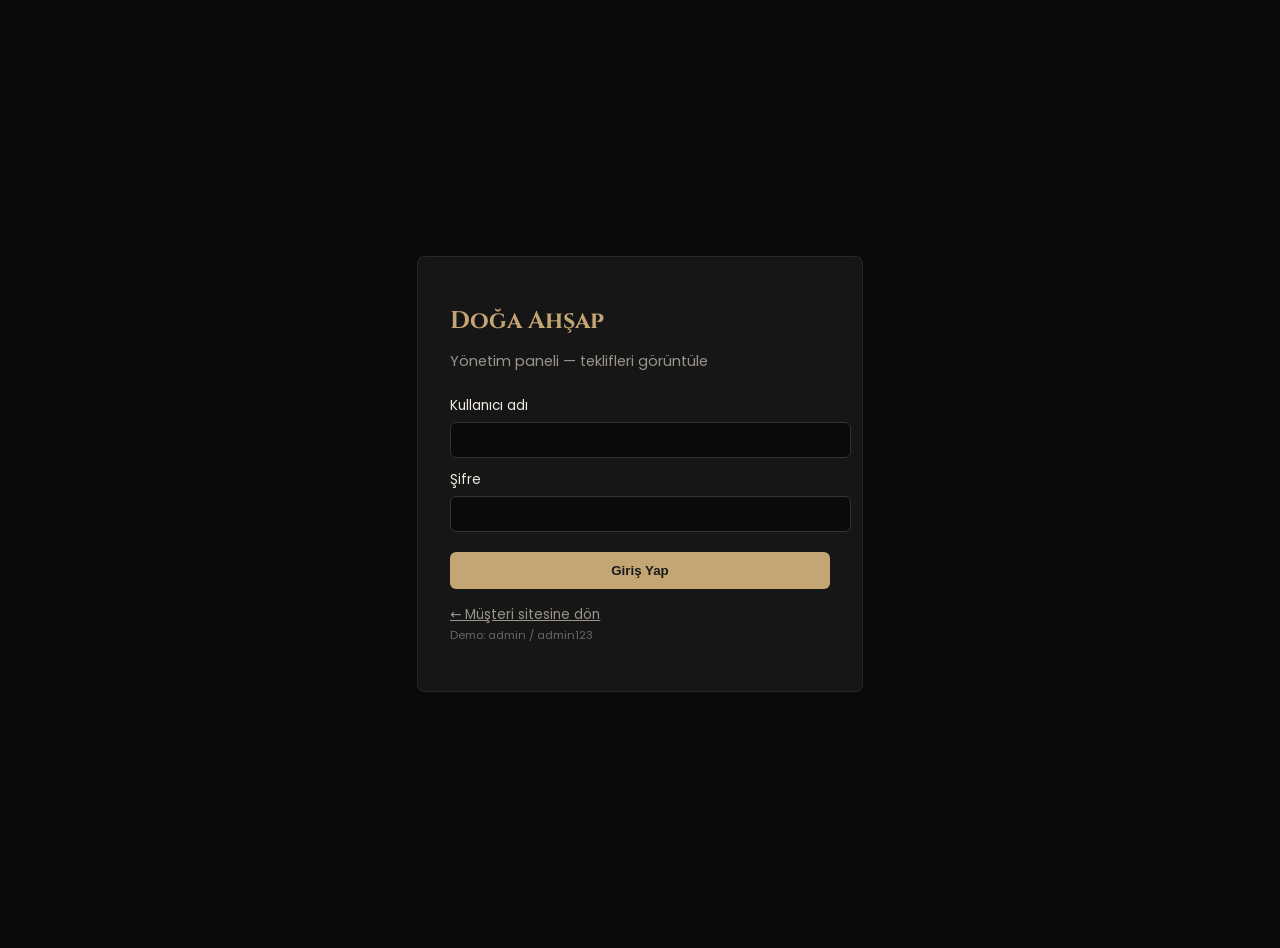
<file: Dogaahsap/admin-giris.html>
<!DOCTYPE html>
<html lang="tr">
<head>
  <meta charset="UTF-8" />
  <meta name="viewport" content="width=device-width, initial-scale=1.0" />
  <title>Admin Giriş | Doğa Ahşap</title>
  <link href="https://fonts.googleapis.com/css2?family=Cinzel:wght@500;600&family=Poppins:wght@400;500&display=swap" rel="stylesheet" />
  <link rel="stylesheet" href="css/admin.css" />
</head>
<body class="admin-giris-sayfa">
  <div class="admin-kutu">
    <h1>Doğa Ahşap</h1>
    <p class="admin-alt-baslik">Yönetim paneli — teklifleri görüntüle</p>

    <p id="girisHata" class="admin-hata" hidden>Kullanıcı adı veya şifre hatalı.</p>

    <form id="adminGirisForm" class="admin-form">
      <label for="kullanici">Kullanıcı adı</label>
      <input type="text" id="kullanici" name="kullanici" required autocomplete="username" />

      <label for="sifre">Şifre</label>
      <input type="password" id="sifre" name="sifre" required autocomplete="current-password" />

      <button type="submit" class="btn-admin">Giriş Yap</button>
    </form>

    <p class="admin-ipucu">
      <a href="index.html">← Müşteri sitesine dön</a><br />
      <small style="color:#666">Demo: admin / admin123</small>
    </p>
  </div>

  <script src="js/admin-auth.js"></script>
  <script src="js/admin-giris-sayfa.js"></script>
</body>
</html>
</file>
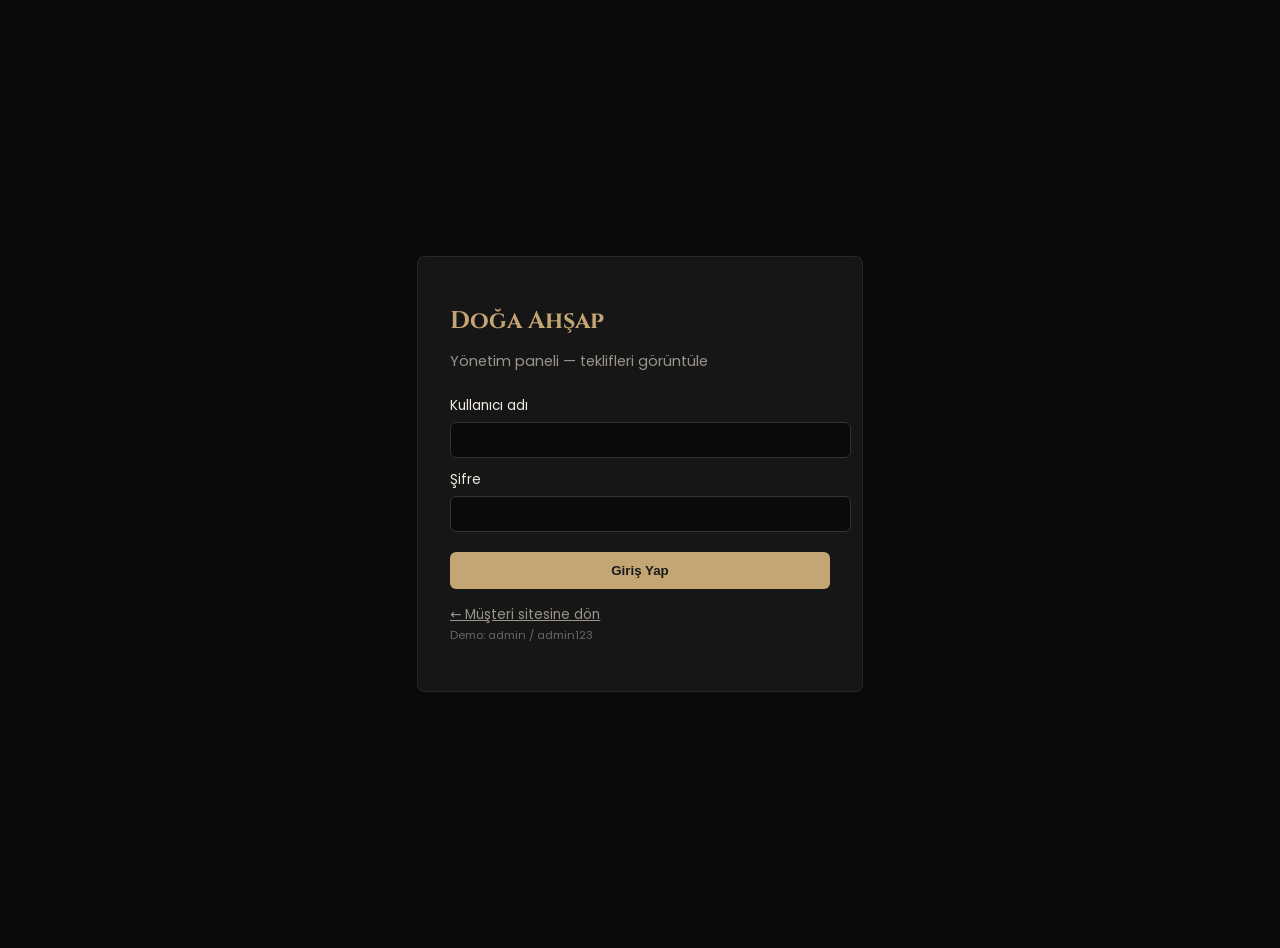
<file: Dogaahsap/admin-panel.html>
<!DOCTYPE html>
<html lang="tr">
<head>
  <meta charset="UTF-8" />
  <meta name="viewport" content="width=device-width, initial-scale=1.0" />
  <title>Teklif Listesi | Admin</title>
  <link href="https://fonts.googleapis.com/css2?family=Cinzel:wght@500;600&family=Poppins:wght@400;500&display=swap" rel="stylesheet" />
  <link rel="stylesheet" href="css/admin.css" />
</head>
<body class="admin-panel-sayfa">
  <header class="admin-header">
    <div>
      <h1>Teklif Yönetimi</h1>
      <p>Toplam <strong id="teklifSayisi">0</strong> teklif talebi</p>
    </div>
    <div class="admin-header-linkler">
      <a href="index.html" target="_blank">Siteyi aç</a>
      <a href="teklif.html" target="_blank">Teklif formu</a>
      <button type="button" id="teklifYenile" class="btn-admin-ikincil">Listeyi yenile</button>
      <button type="button" id="adminCikis" class="btn-admin-ikincil">Çıkış</button>
    </div>
  </header>

  <main class="admin-icerik">
    <section class="admin-kart">
      <h2>Gelen Teklif Talepleri</h2>
      <p style="color:var(--admin-soluk);font-size:0.85rem;margin-bottom:1rem">
        Müşteriler <strong>teklif.html</strong> formundan talep gönderir. <strong>Onayla</strong> dediğinizde o saat dolu sayılır ve teklif formunda seçilemez.
      </p>

      <p id="teklifBos" class="admin-bos" hidden>Henüz teklif yok. Teklif formundan yeni kayıt ekleyin.</p>

      <div class="admin-tablo-wrap">
        <table class="admin-tablo">
          <thead>
            <tr>
              <th>Ad Soyad</th>
              <th>E-posta</th>
              <th>Telefon</th>
              <th>Randevu</th>
              <th>Saat</th>
              <th>Durum</th>
              <th>Mesaj</th>
              <th>Gönderim</th>
              <th>İşlem</th>
            </tr>
          </thead>
          <tbody id="teklifTabloGovde"></tbody>
        </table>
      </div>
    </section>

    <section class="admin-kart" style="margin-top:1.5rem">
      <h2>Dolu Saat Kayıtları (Log)</h2>
      <p style="color:var(--admin-soluk);font-size:0.85rem;margin-bottom:1rem">
        Admin onayından sonra dolu olan randevular burada loglanır.
      </p>
      <p id="doluLogBos" class="admin-bos" hidden>Henüz onaylı / dolu randevu yok.</p>
      <div class="admin-tablo-wrap">
        <table class="admin-tablo">
          <thead>
            <tr>
              <th>Tarih</th>
              <th>Saat</th>
              <th>Müşteri</th>
              <th>Durum</th>
              <th>Onay zamanı</th>
              <th>Kayıt</th>
            </tr>
          </thead>
          <tbody id="doluLogGovde"></tbody>
        </table>
      </div>
    </section>
  </main>

  <script src="js/utils.js"></script>
  <script src="js/demo-veri.js"></script>
  <script>document.addEventListener("DOMContentLoaded", demoVeriYukle);</script>
  <script src="js/teklif-slot.js"></script>
  <script src="js/admin-auth.js"></script>
  <script src="js/admin-teklif.js"></script>
</body>
</html>
</file>
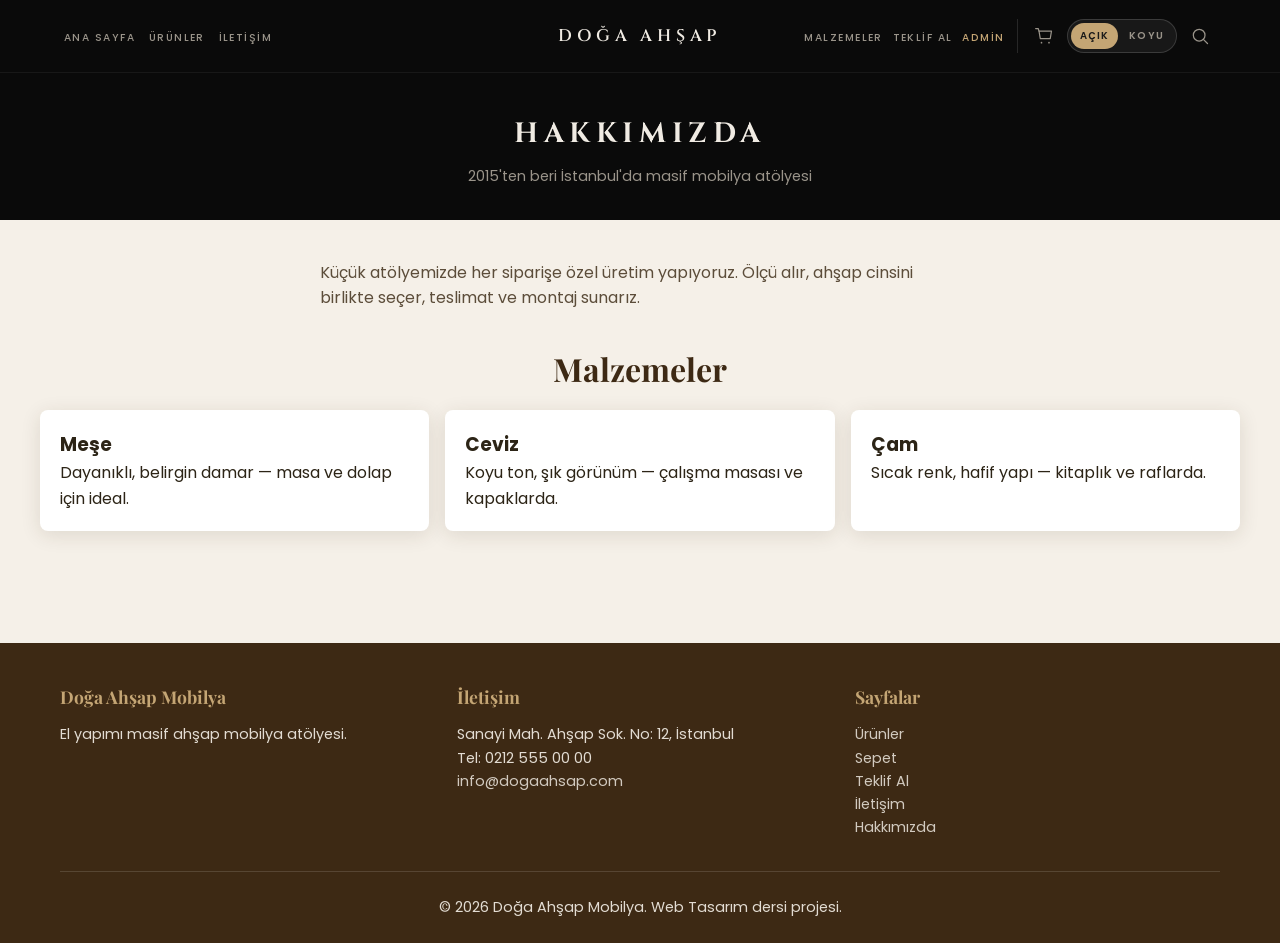
<file: Dogaahsap/hakkimizda.html>
<!DOCTYPE html>
<html lang="tr">
<head>
  <meta charset="UTF-8" />
  <meta name="viewport" content="width=device-width, initial-scale=1.0" />
  <title>Hakkımızda | Doğa Ahşap</title>
  <link href="https://fonts.googleapis.com/css2?family=Cinzel:wght@500;600&family=Playfair+Display:wght@600&family=Poppins:wght@300;400;500&display=swap" rel="stylesheet" />
  <link rel="stylesheet" href="css/style.css" />
  <script src="js/tema-on-yukle.js"></script>
</head>
<body>
    <header class="site-header site-header-koyu">
    <div class="header-ic">
      <nav class="nav-sol" aria-label="Sol menü">
        <ul class="nav-liste">
          <li><a href="index.html">Ana Sayfa</a></li>
          <li><a href="urunler.html">Ürünler</a></li>
          <li><a href="iletisim.html">İletişim</a></li>
        </ul>
      </nav>

      <a href="index.html" class="header-logo">Doğa Ahşap</a>

      <div class="header-sag">
        <nav class="nav-sag" aria-label="Sağ menü">
          <ul class="nav-liste">
            <li><a href="hakkimizda.html#malzemeler">Malzemeler</a></li>
            <li><a href="teklif.html">Teklif Al</a></li>
            <li><a href="admin-giris.html" class="nav-admin">Admin</a></li>
          </ul>
        </nav>
        <div class="header-ikonlar">
          <a href="sepet.html" class="nav-ikon nav-sepet" aria-label="Teklif sepeti">
            <svg width="20" height="20" viewBox="0 0 24 24" fill="none" aria-hidden="true">
              <path d="M6 6h15l-1.5 9h-12L6 6z" stroke="currentColor" stroke-width="1.5" stroke-linejoin="round"/>
              <path d="M6 6 5 3H2" stroke="currentColor" stroke-width="1.5" stroke-linecap="round"/>
              <circle cx="9" cy="20" r="1" fill="currentColor"/>
              <circle cx="18" cy="20" r="1" fill="currentColor"/>
            </svg>
          </a>
          <div class="tema-gecis" role="group" aria-label="Tema seçimi">
            <button type="button" class="tema-btn aktif" data-tema-sec="acik" aria-pressed="true">Açık</button>
            <button type="button" class="tema-btn" data-tema-sec="koyu" aria-pressed="false">Koyu</button>
          </div>
          <a href="urunler.html" class="nav-ikon nav-ara" aria-label="Ürünlerde ara">
            <svg width="20" height="20" viewBox="0 0 24 24" fill="none" aria-hidden="true">
              <circle cx="11" cy="11" r="7" stroke="currentColor" stroke-width="1.5"/>
              <path d="M16 16l5 5" stroke="currentColor" stroke-width="1.5" stroke-linecap="round"/>
            </svg>
          </a>
        </div>
      </div>

      <button type="button" class="menu-toggle" id="menuToggle" aria-label="Menüyü aç veya kapat">
        <span></span><span></span><span></span>
      </button>
    </div>

    <nav class="mobil-menu" id="anaMenu" aria-label="Mobil menü">
      <ul class="nav-liste">
        <li><a href="index.html">Ana Sayfa</a></li>
        <li><a href="urunler.html">Ürünler</a></li>
        <li><a href="iletisim.html">İletişim</a></li>
        <li><a href="hakkimizda.html#malzemeler">Malzemeler</a></li>
        <li><a href="sepet.html">Teklif Sepeti</a></li>
        <li><a href="teklif.html">Teklif Al</a></li>
        <li><a href="hakkimizda.html" class="aktif">Hakkımızda</a></li>
        <li><a href="admin-giris.html" class="nav-admin">Admin</a></li>
      </ul>
      <div class="tema-gecis" role="group" aria-label="Tema seçimi">
        <button type="button" class="tema-btn aktif" data-tema-sec="acik" aria-pressed="true">Açık</button>
        <button type="button" class="tema-btn" data-tema-sec="koyu" aria-pressed="false">Koyu</button>
      </div>
    </nav>
  </header>

  <main>
    <section class="sayfa-banner">
      <h1>Hakkımızda</h1>
      <p>2015'ten beri İstanbul'da masif mobilya atölyesi</p>
    </section>
    <section class="sayfa-govde kapsayici">
      <p style="max-width:640px;margin:0 auto 2rem;color:var(--renk-metin-acik)">
        Küçük atölyemizde her siparişe özel üretim yapıyoruz. Ölçü alır, ahşap cinsini birlikte seçer, teslimat ve montaj sunarız.
      </p>
      <h2 id="malzemeler" class="bolum-baslik" style="text-align:center">Malzemeler</h2>
      <div class="malzeme-grid">
        <article class="malzeme-kart"><h3>Meşe</h3><p>Dayanıklı, belirgin damar — masa ve dolap için ideal.</p></article>
        <article class="malzeme-kart"><h3>Ceviz</h3><p>Koyu ton, şık görünüm — çalışma masası ve kapaklarda.</p></article>
        <article class="malzeme-kart"><h3>Çam</h3><p>Sıcak renk, hafif yapı — kitaplık ve raflarda.</p></article>
      </div>
    </section>
  </main>

  <footer class="site-footer">
    <div class="kapsayici">
      <div class="footer-grid">
        <div>
          <h3>Doğa Ahşap Mobilya</h3>
          <p>El yapımı masif ahşap mobilya atölyesi.</p>
        </div>
        <div>
          <h3>İletişim</h3>
          <p>Sanayi Mah. Ahşap Sok. No: 12, İstanbul</p>
          <p>Tel: 0212 555 00 00</p>
          <p><a href="mailto:info@dogaahsap.com">info@dogaahsap.com</a></p>
        </div>
        <div>
          <h3>Sayfalar</h3>
          <p><a href="urunler.html">Ürünler</a></p>
          <p><a href="sepet.html">Sepet</a></p>
          <p><a href="teklif.html">Teklif Al</a></p>
          <p><a href="iletisim.html">İletişim</a></p>
          <p><a href="hakkimizda.html">Hakkımızda</a></p>
        </div>
      </div>
      <p class="footer-alt">&copy; 2026 Doğa Ahşap Mobilya. Web Tasarım dersi projesi.</p>
    </div>
  </footer>

  <script src="js/tema.js"></script>
  <script src="js/main.js"></script>
</body>
</html>
</file>
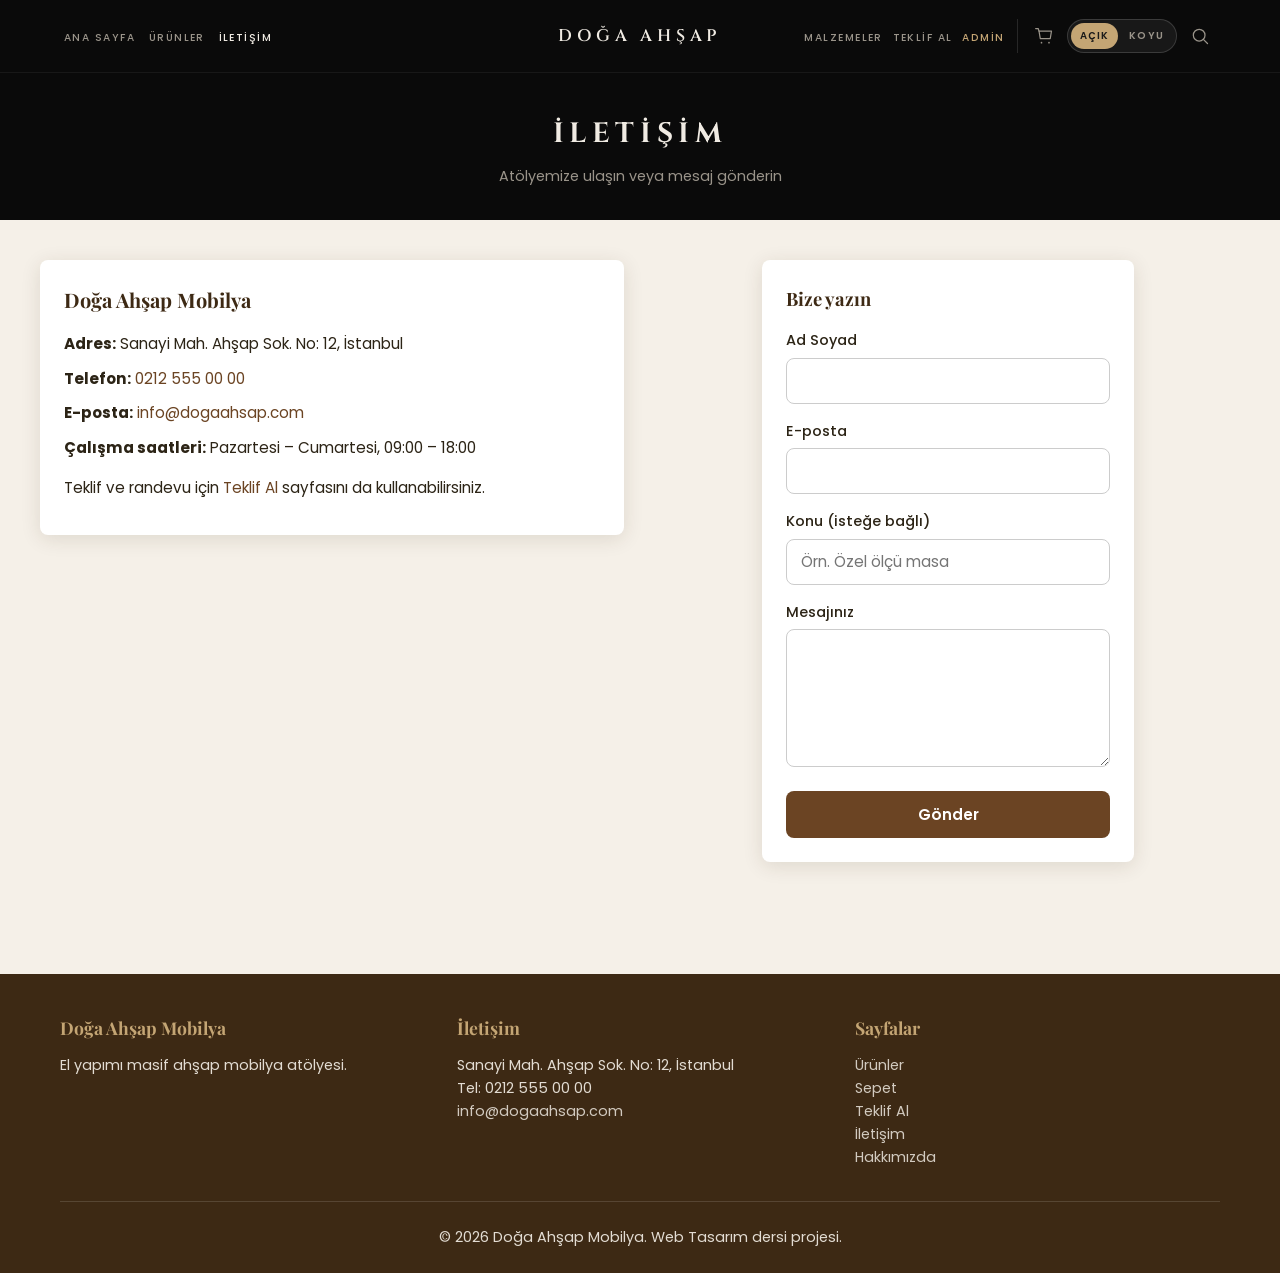
<file: Dogaahsap/iletisim.html>
﻿<!DOCTYPE html>
<html lang="tr">
<head>
  <meta charset="UTF-8" />
  <meta name="viewport" content="width=device-width, initial-scale=1.0" />
  <title>İletişim | Doğa Ahşap</title>
  <link href="https://fonts.googleapis.com/css2?family=Cinzel:wght@500;600&family=Playfair+Display:wght@600&family=Poppins:wght@300;400;500;600&display=swap" rel="stylesheet" />
  <link rel="stylesheet" href="css/style.css" />
  <script src="js/tema-on-yukle.js"></script>
</head>
<body>
    <header class="site-header site-header-koyu">
    <div class="header-ic">
      <nav class="nav-sol" aria-label="Sol menü">
        <ul class="nav-liste">
          <li><a href="index.html">Ana Sayfa</a></li>
          <li><a href="urunler.html">Ürünler</a></li>
          <li><a href="iletisim.html" class="aktif">İletişim</a></li>
        </ul>
      </nav>

      <a href="index.html" class="header-logo">Doğa Ahşap</a>

      <div class="header-sag">
        <nav class="nav-sag" aria-label="Sağ menü">
          <ul class="nav-liste">
            <li><a href="hakkimizda.html#malzemeler">Malzemeler</a></li>
            <li><a href="teklif.html">Teklif Al</a></li>
            <li><a href="admin-giris.html" class="nav-admin">Admin</a></li>
          </ul>
        </nav>
        <div class="header-ikonlar">
          <a href="sepet.html" class="nav-ikon nav-sepet" aria-label="Teklif sepeti">
            <svg width="20" height="20" viewBox="0 0 24 24" fill="none" aria-hidden="true">
              <path d="M6 6h15l-1.5 9h-12L6 6z" stroke="currentColor" stroke-width="1.5" stroke-linejoin="round"/>
              <path d="M6 6 5 3H2" stroke="currentColor" stroke-width="1.5" stroke-linecap="round"/>
              <circle cx="9" cy="20" r="1" fill="currentColor"/>
              <circle cx="18" cy="20" r="1" fill="currentColor"/>
            </svg>
          </a>
          <div class="tema-gecis" role="group" aria-label="Tema seçimi">
            <button type="button" class="tema-btn aktif" data-tema-sec="acik" aria-pressed="true">Açık</button>
            <button type="button" class="tema-btn" data-tema-sec="koyu" aria-pressed="false">Koyu</button>
          </div>
          <a href="urunler.html" class="nav-ikon nav-ara" aria-label="Ürünlerde ara">
            <svg width="20" height="20" viewBox="0 0 24 24" fill="none" aria-hidden="true">
              <circle cx="11" cy="11" r="7" stroke="currentColor" stroke-width="1.5"/>
              <path d="M16 16l5 5" stroke="currentColor" stroke-width="1.5" stroke-linecap="round"/>
            </svg>
          </a>
        </div>
      </div>

      <button type="button" class="menu-toggle" id="menuToggle" aria-label="Menüyü aç veya kapat">
        <span></span><span></span><span></span>
      </button>
    </div>

    <nav class="mobil-menu" id="anaMenu" aria-label="Mobil menü">
      <ul class="nav-liste">
        <li><a href="index.html">Ana Sayfa</a></li>
        <li><a href="urunler.html">Ürünler</a></li>
        <li><a href="iletisim.html" class="aktif">İletişim</a></li>
        <li><a href="hakkimizda.html#malzemeler">Malzemeler</a></li>
        <li><a href="sepet.html">Teklif Sepeti</a></li>
        <li><a href="teklif.html">Teklif Al</a></li>
        <li><a href="hakkimizda.html">Hakkımızda</a></li>
        <li><a href="admin-giris.html" class="nav-admin">Admin</a></li>
      </ul>
      <div class="tema-gecis" role="group" aria-label="Tema seçimi">
        <button type="button" class="tema-btn aktif" data-tema-sec="acik" aria-pressed="true">Açık</button>
        <button type="button" class="tema-btn" data-tema-sec="koyu" aria-pressed="false">Koyu</button>
      </div>
    </nav>
  </header>

  <main>
    <section class="sayfa-banner">
      <h1>İletişim</h1>
      <p>Atölyemize ulaşın veya mesaj gönderin</p>
    </section>
    <section class="sayfa-govde kapsayici iletisim-grid">
      <div class="iletisim-bilgi-kutu">
        <h2>Doğa Ahşap Mobilya</h2>
        <p><strong>Adres:</strong> Sanayi Mah. Ahşap Sok. No: 12, İstanbul</p>
        <p><strong>Telefon:</strong> <a href="tel:+902125550000">0212 555 00 00</a></p>
        <p><strong>E-posta:</strong> <a href="mailto:info@dogaahsap.com">info@dogaahsap.com</a></p>
        <p><strong>Çalışma saatleri:</strong> Pazartesi – Cumartesi, 09:00 – 18:00</p>
        <p class="iletisim-not">Teklif ve randevu için <a href="teklif.html">Teklif Al</a> sayfasını da kullanabilirsiniz.</p>
      </div>

      <form id="iletisimForm" class="form-kutu iletisim-form" novalidate>
        <h2 class="iletisim-form-baslik">Bize yazın</h2>
        <p id="iletisimBasari" class="form-basari" hidden>Mesajınız alındı. En kısa sürede dönüş yapacağız.</p>
        <div class="form-alan">
          <label for="adSoyad">Ad Soyad</label>
          <input type="text" id="adSoyad" name="adSoyad" />
          <span id="adSoyadHata" class="hata-msj"></span>
        </div>
        <div class="form-alan">
          <label for="eposta">E-posta</label>
          <input type="email" id="eposta" name="eposta" />
          <span id="epostaHata" class="hata-msj"></span>
        </div>
        <div class="form-alan">
          <label for="konu">Konu (isteğe bağlı)</label>
          <input type="text" id="konu" name="konu" placeholder="Örn. Özel ölçü masa" />
        </div>
        <div class="form-alan">
          <label for="mesaj">Mesajınız</label>
          <textarea id="mesaj" name="mesaj" rows="5"></textarea>
          <span id="mesajHata" class="hata-msj"></span>
        </div>
        <button type="submit" class="btn btn-birincil" style="width:100%">Gönder</button>
      </form>
    </section>
  </main>

  <footer class="site-footer">
    <div class="kapsayici">
      <div class="footer-grid">
        <div>
          <h3>Doğa Ahşap Mobilya</h3>
          <p>El yapımı masif ahşap mobilya atölyesi.</p>
        </div>
        <div>
          <h3>İletişim</h3>
          <p>Sanayi Mah. Ahşap Sok. No: 12, İstanbul</p>
          <p>Tel: 0212 555 00 00</p>
          <p><a href="mailto:info@dogaahsap.com">info@dogaahsap.com</a></p>
        </div>
        <div>
          <h3>Sayfalar</h3>
          <p><a href="urunler.html">Ürünler</a></p>
          <p><a href="sepet.html">Sepet</a></p>
          <p><a href="teklif.html">Teklif Al</a></p>
          <p><a href="iletisim.html">İletişim</a></p>
          <p><a href="hakkimizda.html">Hakkımızda</a></p>
        </div>
      </div>
      <p class="footer-alt">&copy; 2026 Doğa Ahşap Mobilya. Web Tasarım dersi projesi.</p>
    </div>
  </footer>

  <script src="js/utils.js"></script>
  <script src="js/form-dogrulama.js"></script>
  <script src="js/tema.js"></script>
  <script src="js/main.js"></script>
  <script src="js/iletisim-sayfa.js"></script>
</body>
</html>
</file>
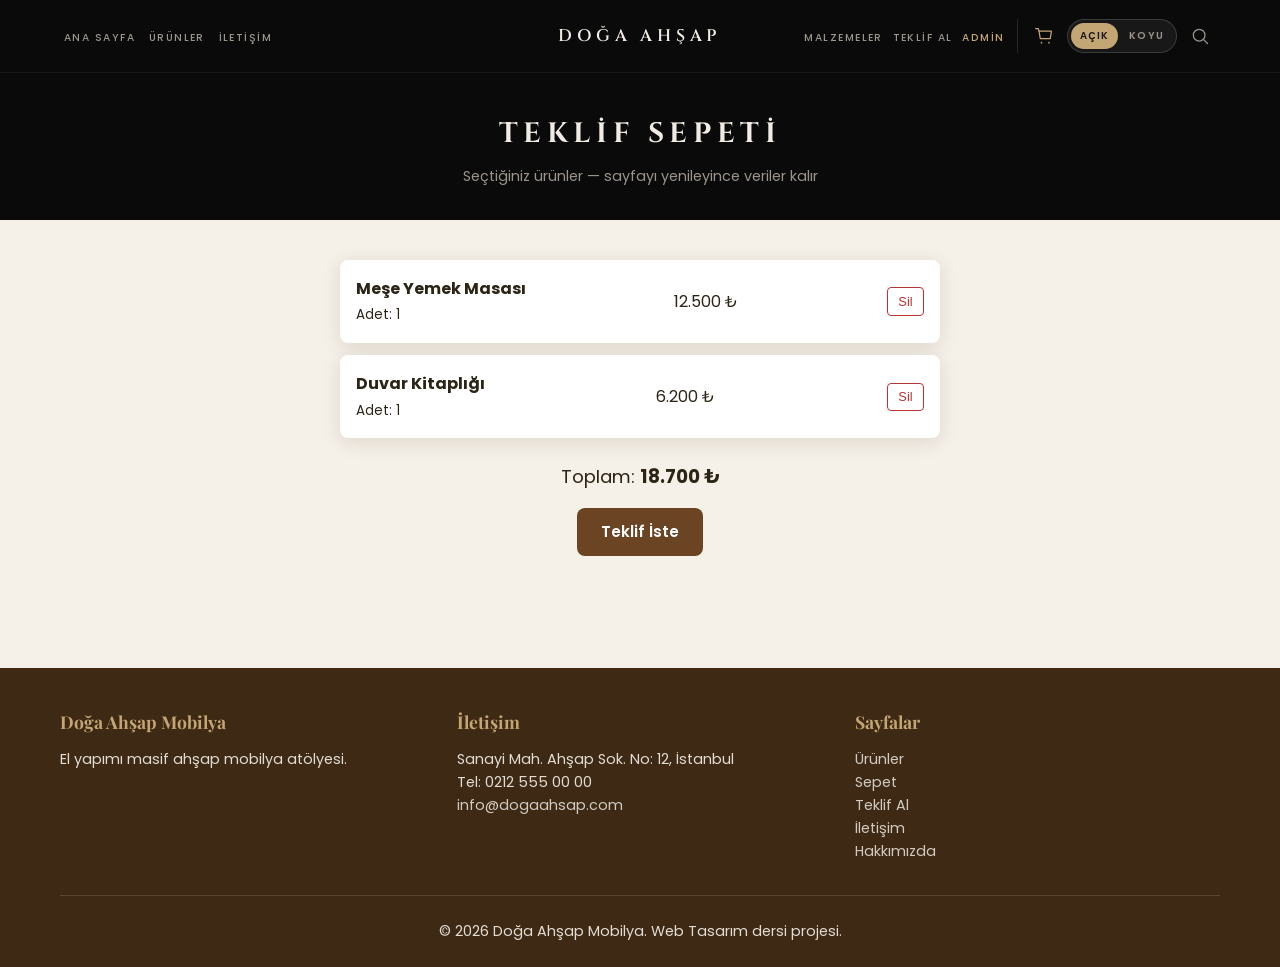
<file: Dogaahsap/sepet.html>
<!DOCTYPE html>
<html lang="tr">
<head>
  <meta charset="UTF-8" />
  <meta name="viewport" content="width=device-width, initial-scale=1.0" />
  <title>Teklif Sepeti | Doğa Ahşap</title>
  <link href="https://fonts.googleapis.com/css2?family=Cinzel:wght@500;600&family=Playfair+Display:wght@600&family=Poppins:wght@400;500;600&display=swap" rel="stylesheet" />
  <link rel="stylesheet" href="css/style.css" />
  <script src="js/tema-on-yukle.js"></script>
</head>
<body>
    <header class="site-header site-header-koyu">
    <div class="header-ic">
      <nav class="nav-sol" aria-label="Sol menü">
        <ul class="nav-liste">
          <li><a href="index.html">Ana Sayfa</a></li>
          <li><a href="urunler.html">Ürünler</a></li>
          <li><a href="iletisim.html">İletişim</a></li>
        </ul>
      </nav>

      <a href="index.html" class="header-logo">Doğa Ahşap</a>

      <div class="header-sag">
        <nav class="nav-sag" aria-label="Sağ menü">
          <ul class="nav-liste">
            <li><a href="hakkimizda.html#malzemeler">Malzemeler</a></li>
            <li><a href="teklif.html">Teklif Al</a></li>
            <li><a href="admin-giris.html" class="nav-admin">Admin</a></li>
          </ul>
        </nav>
        <div class="header-ikonlar">
          <a href="sepet.html" class="nav-ikon nav-sepet aktif" aria-label="Teklif sepeti" aria-current="page">
            <svg width="20" height="20" viewBox="0 0 24 24" fill="none" aria-hidden="true">
              <path d="M6 6h15l-1.5 9h-12L6 6z" stroke="currentColor" stroke-width="1.5" stroke-linejoin="round"/>
              <path d="M6 6 5 3H2" stroke="currentColor" stroke-width="1.5" stroke-linecap="round"/>
              <circle cx="9" cy="20" r="1" fill="currentColor"/>
              <circle cx="18" cy="20" r="1" fill="currentColor"/>
            </svg>
          </a>
          <div class="tema-gecis" role="group" aria-label="Tema seçimi">
            <button type="button" class="tema-btn aktif" data-tema-sec="acik" aria-pressed="true">Açık</button>
            <button type="button" class="tema-btn" data-tema-sec="koyu" aria-pressed="false">Koyu</button>
          </div>
          <a href="urunler.html" class="nav-ikon nav-ara" aria-label="Ürünlerde ara">
            <svg width="20" height="20" viewBox="0 0 24 24" fill="none" aria-hidden="true">
              <circle cx="11" cy="11" r="7" stroke="currentColor" stroke-width="1.5"/>
              <path d="M16 16l5 5" stroke="currentColor" stroke-width="1.5" stroke-linecap="round"/>
            </svg>
          </a>
        </div>
      </div>

      <button type="button" class="menu-toggle" id="menuToggle" aria-label="Menüyü aç veya kapat">
        <span></span><span></span><span></span>
      </button>
    </div>

    <nav class="mobil-menu" id="anaMenu" aria-label="Mobil menü">
      <ul class="nav-liste">
        <li><a href="index.html">Ana Sayfa</a></li>
        <li><a href="urunler.html">Ürünler</a></li>
        <li><a href="iletisim.html">İletişim</a></li>
        <li><a href="hakkimizda.html#malzemeler">Malzemeler</a></li>
        <li><a href="sepet.html" class="aktif">Teklif Sepeti</a></li>
        <li><a href="teklif.html">Teklif Al</a></li>
        <li><a href="hakkimizda.html">Hakkımızda</a></li>
        <li><a href="admin-giris.html" class="nav-admin">Admin</a></li>
      </ul>
      <div class="tema-gecis" role="group" aria-label="Tema seçimi">
        <button type="button" class="tema-btn aktif" data-tema-sec="acik" aria-pressed="true">Açık</button>
        <button type="button" class="tema-btn" data-tema-sec="koyu" aria-pressed="false">Koyu</button>
      </div>
    </nav>
  </header>

  <main>
    <section class="sayfa-banner">
      <h1>Teklif Sepeti</h1>
      <p>Seçtiğiniz ürünler — sayfayı yenileyince veriler kalır</p>
    </section>
    <section class="sayfa-govde kapsayici">
      <p id="sepetBos" class="bos-mesaj" hidden>Sepetiniz boş. <a href="urunler.html">Ürünlere göz atın</a>.</p>
      <ul id="sepetListe" class="sepet-liste"></ul>
      <div id="sepetOzet" class="sepet-ozet" hidden>
        <p>Toplam: <strong id="sepetToplam">0 ₺</strong></p>
        <a href="teklif.html" class="btn btn-birincil" style="margin-top:1rem">Teklif İste</a>
      </div>
    </section>
  </main>

  <footer class="site-footer">
    <div class="kapsayici">
      <div class="footer-grid">
        <div>
          <h3>Doğa Ahşap Mobilya</h3>
          <p>El yapımı masif ahşap mobilya atölyesi.</p>
        </div>
        <div>
          <h3>İletişim</h3>
          <p>Sanayi Mah. Ahşap Sok. No: 12, İstanbul</p>
          <p>Tel: 0212 555 00 00</p>
          <p><a href="mailto:info@dogaahsap.com">info@dogaahsap.com</a></p>
        </div>
        <div>
          <h3>Sayfalar</h3>
          <p><a href="urunler.html">Ürünler</a></p>
          <p><a href="sepet.html">Sepet</a></p>
          <p><a href="teklif.html">Teklif Al</a></p>
          <p><a href="iletisim.html">İletişim</a></p>
          <p><a href="hakkimizda.html">Hakkımızda</a></p>
        </div>
      </div>
      <p class="footer-alt">&copy; 2026 Doğa Ahşap Mobilya. Web Tasarım dersi projesi.</p>
    </div>
  </footer>

  <script src="js/utils.js"></script>
  <script src="js/sepet.js"></script>
  <script src="js/demo-veri.js"></script>
  <script src="js/tema.js"></script>
  <script src="js/main.js"></script>
  <script src="js/sepet-sayfa.js"></script>
</body>
</html>
</file>
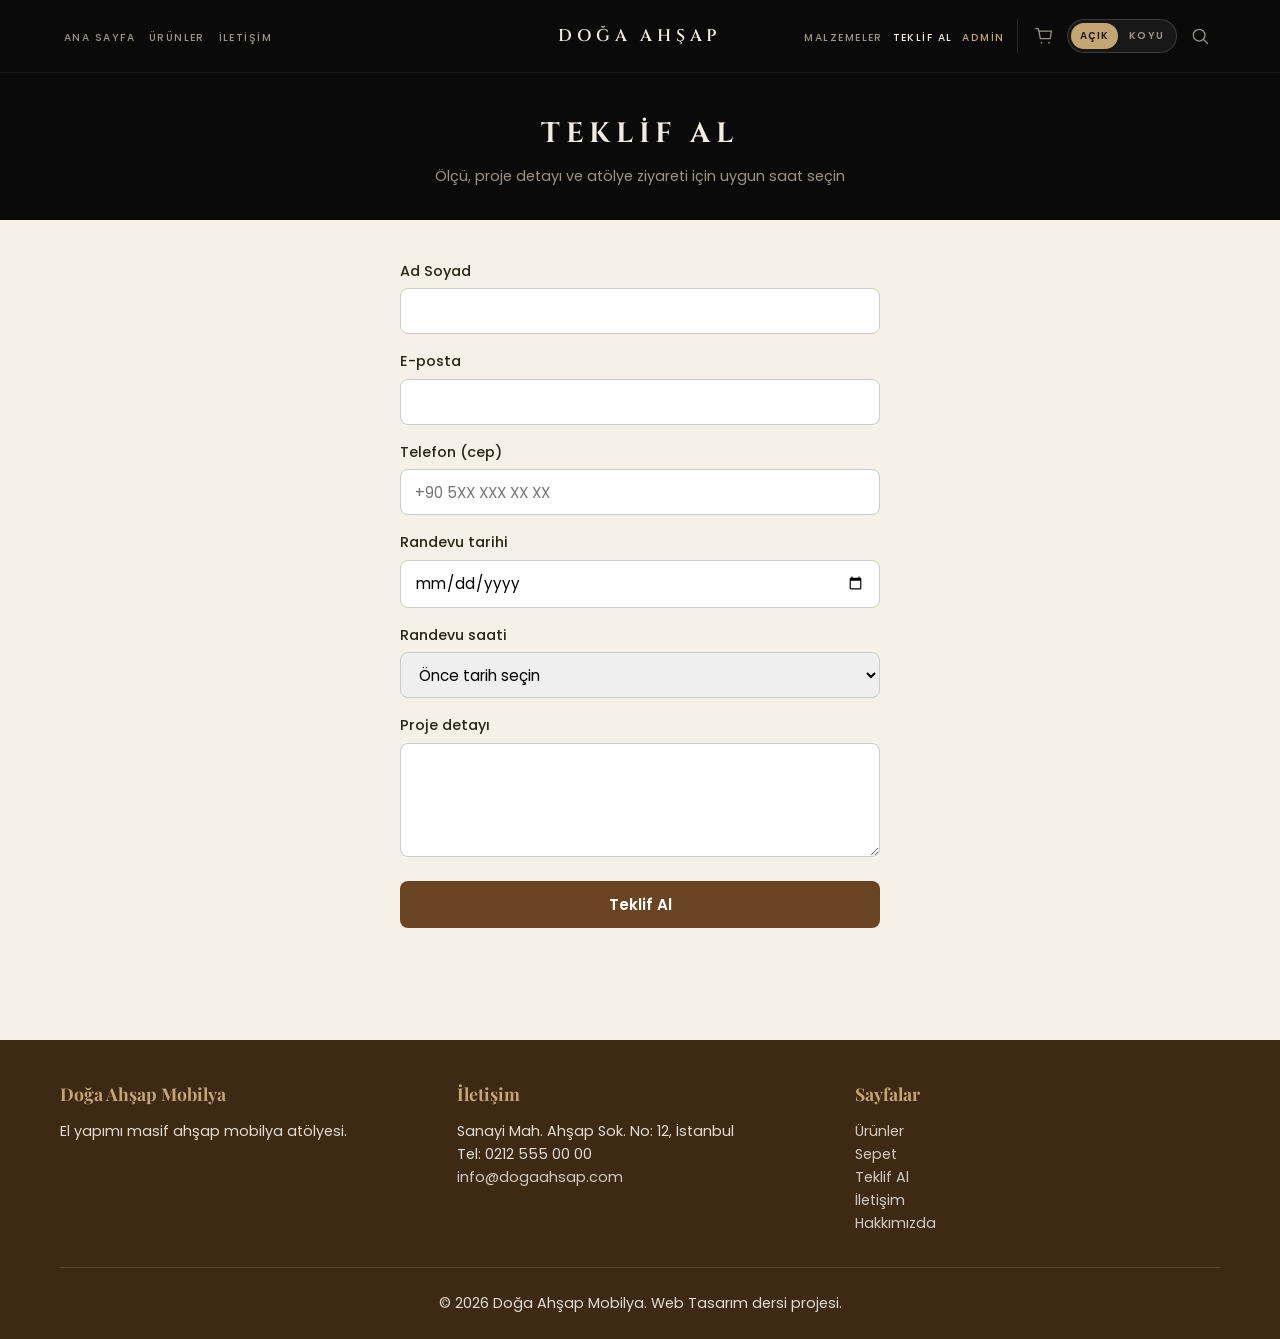
<file: Dogaahsap/teklif.html>
<!DOCTYPE html>
<html lang="tr">
<head>
  <meta charset="UTF-8" />
  <meta name="viewport" content="width=device-width, initial-scale=1.0" />
  <title>Teklif Al | Doğa Ahşap</title>
  <link href="https://fonts.googleapis.com/css2?family=Cinzel:wght@500;600&family=Playfair+Display:wght@600&family=Poppins:wght@300;400;500;600&display=swap" rel="stylesheet" />
  <link rel="stylesheet" href="css/style.css" />
  <script src="js/tema-on-yukle.js"></script>
</head>
<body>
    <header class="site-header site-header-koyu">
    <div class="header-ic">
      <nav class="nav-sol" aria-label="Sol menü">
        <ul class="nav-liste">
          <li><a href="index.html">Ana Sayfa</a></li>
          <li><a href="urunler.html">Ürünler</a></li>
          <li><a href="iletisim.html">İletişim</a></li>
        </ul>
      </nav>

      <a href="index.html" class="header-logo">Doğa Ahşap</a>

      <div class="header-sag">
        <nav class="nav-sag" aria-label="Sağ menü">
          <ul class="nav-liste">
            <li><a href="hakkimizda.html#malzemeler">Malzemeler</a></li>
            <li><a href="teklif.html" class="aktif">Teklif Al</a></li>
            <li><a href="admin-giris.html" class="nav-admin">Admin</a></li>
          </ul>
        </nav>
        <div class="header-ikonlar">
          <a href="sepet.html" class="nav-ikon nav-sepet" aria-label="Teklif sepeti">
            <svg width="20" height="20" viewBox="0 0 24 24" fill="none" aria-hidden="true">
              <path d="M6 6h15l-1.5 9h-12L6 6z" stroke="currentColor" stroke-width="1.5" stroke-linejoin="round"/>
              <path d="M6 6 5 3H2" stroke="currentColor" stroke-width="1.5" stroke-linecap="round"/>
              <circle cx="9" cy="20" r="1" fill="currentColor"/>
              <circle cx="18" cy="20" r="1" fill="currentColor"/>
            </svg>
          </a>
          <div class="tema-gecis" role="group" aria-label="Tema seçimi">
            <button type="button" class="tema-btn aktif" data-tema-sec="acik" aria-pressed="true">Açık</button>
            <button type="button" class="tema-btn" data-tema-sec="koyu" aria-pressed="false">Koyu</button>
          </div>
          <a href="urunler.html" class="nav-ikon nav-ara" aria-label="Ürünlerde ara">
            <svg width="20" height="20" viewBox="0 0 24 24" fill="none" aria-hidden="true">
              <circle cx="11" cy="11" r="7" stroke="currentColor" stroke-width="1.5"/>
              <path d="M16 16l5 5" stroke="currentColor" stroke-width="1.5" stroke-linecap="round"/>
            </svg>
          </a>
        </div>
      </div>

      <button type="button" class="menu-toggle" id="menuToggle" aria-label="Menüyü aç veya kapat">
        <span></span><span></span><span></span>
      </button>
    </div>

    <nav class="mobil-menu" id="anaMenu" aria-label="Mobil menü">
      <ul class="nav-liste">
        <li><a href="index.html">Ana Sayfa</a></li>
        <li><a href="urunler.html">Ürünler</a></li>
        <li><a href="iletisim.html">İletişim</a></li>
        <li><a href="hakkimizda.html#malzemeler">Malzemeler</a></li>
        <li><a href="sepet.html">Teklif Sepeti</a></li>
        <li><a href="teklif.html" class="aktif">Teklif Al</a></li>
        <li><a href="hakkimizda.html">Hakkımızda</a></li>
        <li><a href="admin-giris.html" class="nav-admin">Admin</a></li>
      </ul>
      <div class="tema-gecis" role="group" aria-label="Tema seçimi">
        <button type="button" class="tema-btn aktif" data-tema-sec="acik" aria-pressed="true">Açık</button>
        <button type="button" class="tema-btn" data-tema-sec="koyu" aria-pressed="false">Koyu</button>
      </div>
    </nav>
  </header>

  <main>
    <section class="sayfa-banner">
      <h1>Teklif Al</h1>
      <p>Ölçü, proje detayı ve atölye ziyareti için uygun saat seçin</p>
    </section>
    <section class="sayfa-govde kapsayici">
      <form id="teklifForm" class="form-kutu" novalidate>
        <p id="formBasari" class="form-basari" hidden>Talebiniz alındı. En kısa sürede dönüş yapacağız.</p>
        <div class="form-alan">
          <label for="adSoyad">Ad Soyad</label>
          <input type="text" id="adSoyad" name="adSoyad" />
          <span id="adSoyadHata" class="hata-msj"></span>
        </div>
        <div class="form-alan">
          <label for="eposta">E-posta</label>
          <input type="email" id="eposta" name="eposta" />
          <span id="epostaHata" class="hata-msj"></span>
        </div>
        <div class="form-alan">
          <label for="telefon">Telefon (cep)</label>
          <input type="tel" id="telefon" name="telefon" placeholder="+90 5XX XXX XX XX" inputmode="numeric" autocomplete="tel" />
          <span id="telefonHata" class="hata-msj"></span>
        </div>
        <div class="form-alan">
          <label for="randevuTarihi">Randevu tarihi</label>
          <input type="date" id="randevuTarihi" name="randevuTarihi" />
          <span id="randevuTarihiHata" class="hata-msj"></span>
        </div>
        <div class="form-alan">
          <label for="randevuSaati">Randevu saati</label>
          <select id="randevuSaati" name="randevuSaati">
            <option value="">Önce tarih seçin</option>
          </select>
          <p id="musaitBilgi" class="musait-uyari"></p>
          <span id="randevuSaatiHata" class="hata-msj"></span>
        </div>
        <div class="form-alan">
          <label for="mesaj">Proje detayı</label>
          <textarea id="mesaj" name="mesaj" rows="4"></textarea>
          <span id="mesajHata" class="hata-msj"></span>
        </div>
        <button type="submit" class="btn btn-birincil" style="width:100%">Teklif Al</button>
      </form>
    </section>
  </main>

  <footer class="site-footer">
    <div class="kapsayici">
      <div class="footer-grid">
        <div>
          <h3>Doğa Ahşap Mobilya</h3>
          <p>El yapımı masif ahşap mobilya atölyesi.</p>
        </div>
        <div>
          <h3>İletişim</h3>
          <p>Sanayi Mah. Ahşap Sok. No: 12, İstanbul</p>
          <p>Tel: 0212 555 00 00</p>
          <p><a href="mailto:info@dogaahsap.com">info@dogaahsap.com</a></p>
        </div>
        <div>
          <h3>Sayfalar</h3>
          <p><a href="urunler.html">Ürünler</a></p>
          <p><a href="sepet.html">Sepet</a></p>
          <p><a href="teklif.html">Teklif Al</a></p>
          <p><a href="iletisim.html">İletişim</a></p>
          <p><a href="hakkimizda.html">Hakkımızda</a></p>
        </div>
      </div>
      <p class="footer-alt">&copy; 2026 Doğa Ahşap Mobilya. Web Tasarım dersi projesi.</p>
    </div>
  </footer>

  <script src="js/utils.js"></script>
  <script src="js/demo-veri.js"></script>
  <script>document.addEventListener("DOMContentLoaded", demoVeriYukle);</script>
  <script src="js/teklif-slot.js"></script>
  <script src="js/form-dogrulama.js"></script>
  <script src="js/tema.js"></script>
  <script src="js/main.js"></script>
  <script src="js/teklif-sayfa.js"></script>
</body>
</html>
</file>
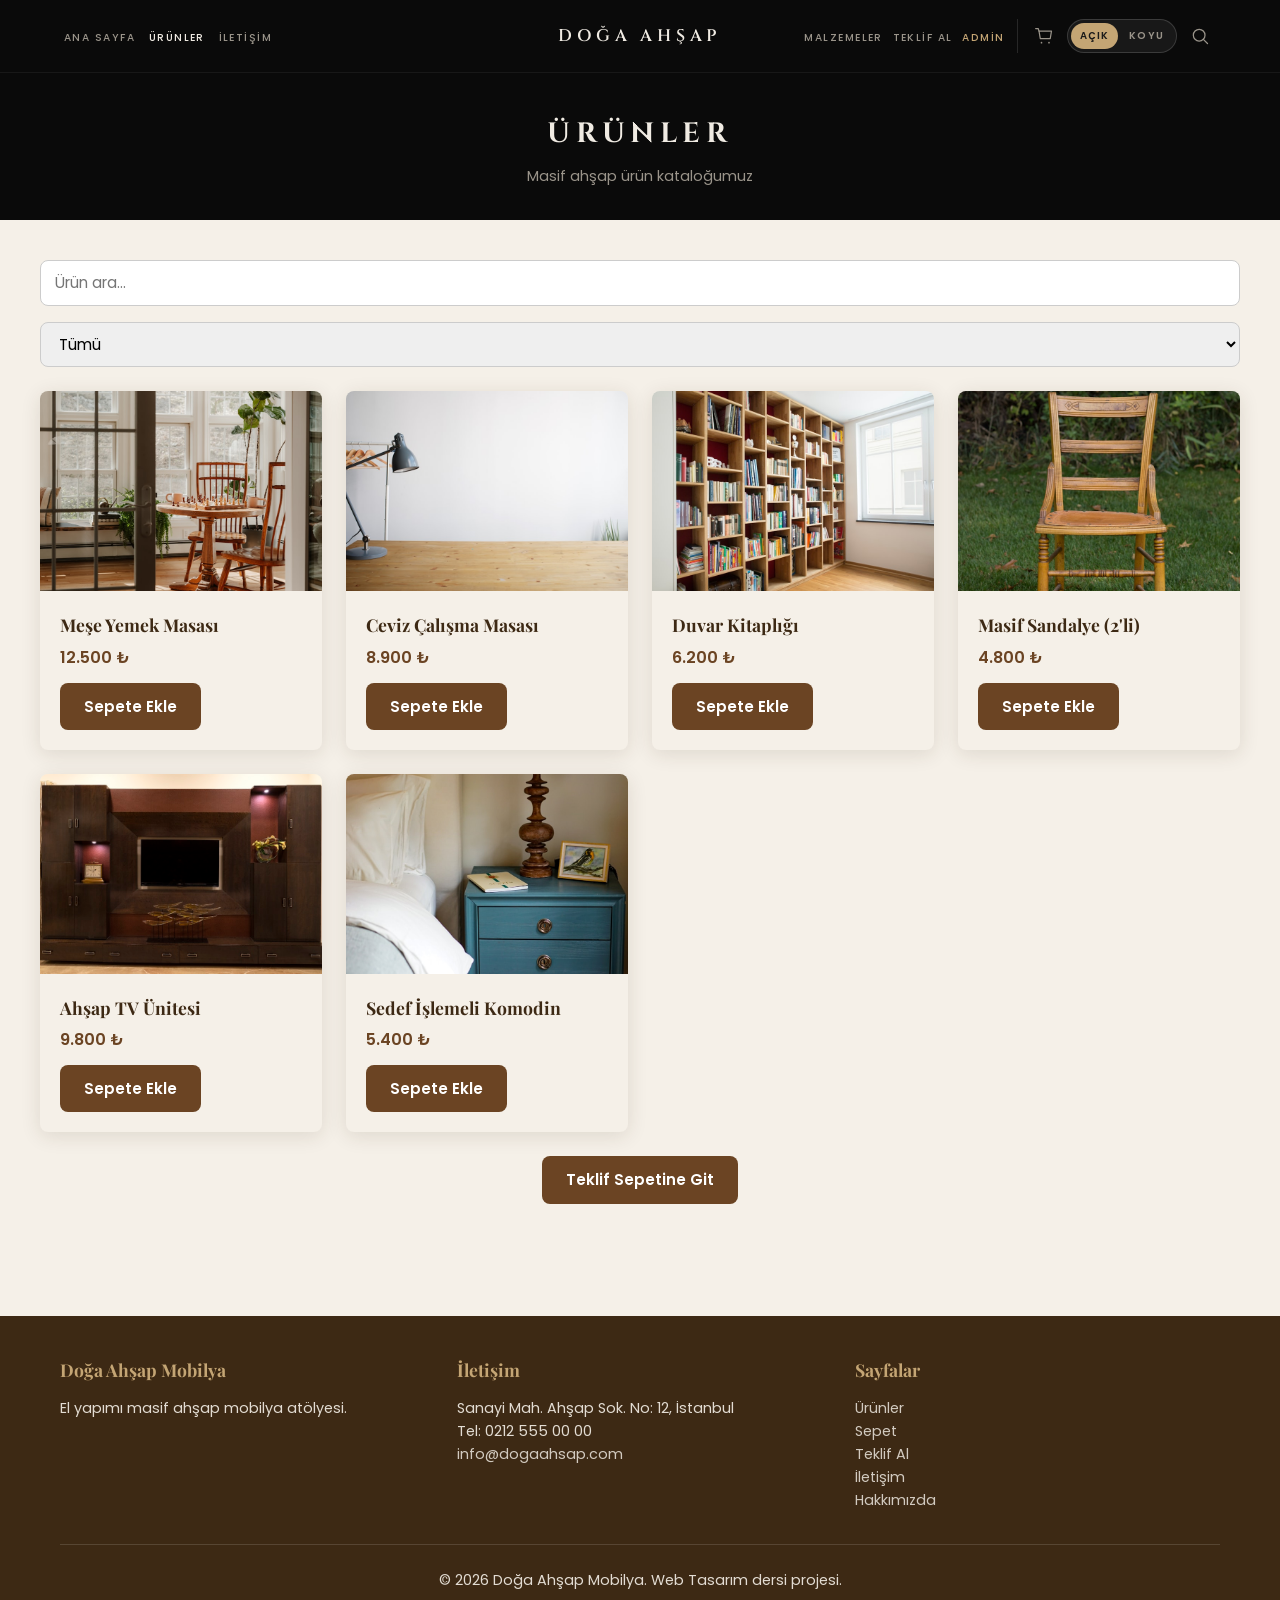
<file: Dogaahsap/urunler.html>
﻿<!DOCTYPE html>
<html lang="tr">
<head>
  <meta charset="UTF-8" />
  <meta name="viewport" content="width=device-width, initial-scale=1.0" />
  <title>Ürünler | Doğa Ahşap</title>
  <link href="https://fonts.googleapis.com/css2?family=Cinzel:wght@500;600&family=Playfair+Display:wght@600&family=Poppins:wght@400;500;600&display=swap" rel="stylesheet" />
  <link rel="stylesheet" href="css/style.css" />
  <script src="js/tema-on-yukle.js"></script>
</head>
<body>
  <header class="site-header site-header-koyu">
    <div class="header-ic">
      <nav class="nav-sol" aria-label="Sol menü">
        <ul class="nav-liste">
          <li><a href="index.html">Ana Sayfa</a></li>
          <li><a href="urunler.html" class="aktif">Ürünler</a></li>
          <li><a href="iletisim.html">İletişim</a></li>
        </ul>
      </nav>

      <a href="index.html" class="header-logo">Doğa Ahşap</a>

      <div class="header-sag">
        <nav class="nav-sag" aria-label="Sağ menü">
          <ul class="nav-liste">
            <li><a href="hakkimizda.html#malzemeler">Malzemeler</a></li>
            <li><a href="teklif.html">Teklif Al</a></li>
            <li><a href="admin-giris.html" class="nav-admin">Admin</a></li>
          </ul>
        </nav>
        <div class="header-ikonlar">
          <a href="sepet.html" class="nav-ikon nav-sepet" aria-label="Teklif sepeti">
            <svg width="20" height="20" viewBox="0 0 24 24" fill="none" aria-hidden="true">
              <path d="M6 6h15l-1.5 9h-12L6 6z" stroke="currentColor" stroke-width="1.5" stroke-linejoin="round"/>
              <path d="M6 6 5 3H2" stroke="currentColor" stroke-width="1.5" stroke-linecap="round"/>
              <circle cx="9" cy="20" r="1" fill="currentColor"/>
              <circle cx="18" cy="20" r="1" fill="currentColor"/>
            </svg>
          </a>
          <div class="tema-gecis" role="group" aria-label="Tema seçimi">
            <button type="button" class="tema-btn aktif" data-tema-sec="acik" aria-pressed="true">Açık</button>
            <button type="button" class="tema-btn" data-tema-sec="koyu" aria-pressed="false">Koyu</button>
          </div>
          <a href="urunler.html" class="nav-ikon nav-ara" aria-label="Ürünlerde ara">
            <svg width="20" height="20" viewBox="0 0 24 24" fill="none" aria-hidden="true">
              <circle cx="11" cy="11" r="7" stroke="currentColor" stroke-width="1.5"/>
              <path d="M16 16l5 5" stroke="currentColor" stroke-width="1.5" stroke-linecap="round"/>
            </svg>
          </a>
        </div>
      </div>

      <button type="button" class="menu-toggle" id="menuToggle" aria-label="Menüyü aç veya kapat">
        <span></span><span></span><span></span>
      </button>
    </div>

    <nav class="mobil-menu" id="anaMenu" aria-label="Mobil menü">
      <ul class="nav-liste">
        <li><a href="index.html">Ana Sayfa</a></li>
        <li><a href="urunler.html" class="aktif">Ürünler</a></li>
        <li><a href="iletisim.html">İletişim</a></li>
        <li><a href="hakkimizda.html#malzemeler">Malzemeler</a></li>
        <li><a href="sepet.html">Teklif Sepeti</a></li>
        <li><a href="teklif.html">Teklif Al</a></li>
        <li><a href="hakkimizda.html">Hakkımızda</a></li>
        <li><a href="admin-giris.html" class="nav-admin">Admin</a></li>
      </ul>
      <div class="tema-gecis" role="group" aria-label="Tema seçimi">
        <button type="button" class="tema-btn aktif" data-tema-sec="acik" aria-pressed="true">Açık</button>
        <button type="button" class="tema-btn" data-tema-sec="koyu" aria-pressed="false">Koyu</button>
      </div>
    </nav>
  </header>

  <main>
    <section class="sayfa-banner">
      <h1>Ürünler</h1>
      <p>Masif ahşap ürün kataloğumuz</p>
    </section>
    <section class="sayfa-govde kapsayici">
      <div class="arama-satir">
        <input type="search" id="urunArama" placeholder="Ürün ara..." />
        <select id="kategoriFiltre">
          <option value="tumu">Tümü</option>
          <option value="masa">Masa</option>
          <option value="dolap">Dolap</option>
          <option value="sandalye">Sandalye</option>
        </select>
      </div>
      <p id="urunBosMesaj" class="bos-mesaj" hidden>Aramanızla eşleşen ürün bulunamadı.</p>
      <div id="urunListesi" class="urun-grid"></div>
      <p style="text-align:center;margin-top:1.5rem">
        <a href="sepet.html" class="btn btn-birincil">Teklif Sepetine Git</a>
      </p>
    </section>
  </main>

  <footer class="site-footer">
    <div class="kapsayici">
      <div class="footer-grid">
        <div>
          <h3>Doğa Ahşap Mobilya</h3>
          <p>El yapımı masif ahşap mobilya atölyesi.</p>
        </div>
        <div>
          <h3>İletişim</h3>
          <p>Sanayi Mah. Ahşap Sok. No: 12, İstanbul</p>
          <p>Tel: 0212 555 00 00</p>
          <p><a href="mailto:info@dogaahsap.com">info@dogaahsap.com</a></p>
        </div>
        <div>
          <h3>Sayfalar</h3>
          <p><a href="urunler.html">Ürünler</a></p>
          <p><a href="sepet.html">Sepet</a></p>
          <p><a href="teklif.html">Teklif Al</a></p>
          <p><a href="iletisim.html">İletişim</a></p>
          <p><a href="hakkimizda.html">Hakkımızda</a></p>
        </div>
      </div>
      <p class="footer-alt">&copy; 2026 Doğa Ahşap Mobilya. Web Tasarım dersi projesi.</p>
    </div>
  </footer>

  <script src="js/utils.js"></script>
  <script src="js/urun-data.js"></script>
  <script src="js/sepet.js"></script>
  <script src="js/demo-veri.js"></script>
  <script src="js/tema.js"></script>
  <script src="js/main.js"></script>
  <script src="js/urunler-sayfa.js"></script>
</body>
</html>
</file>
<file: Dogaahsap/css/admin.css>
/* Admin panel — koyu tema (HTML + JS, kurulum yok) */
:root {
  --admin-bg: #0a0a0a;
  --admin-kart: #161616;
  --admin-metin: #f0ebe3;
  --admin-soluk: #9a948a;
  --admin-vurgu: #c4a574;
  --admin-hata: #e57373;
  --admin-ok: #81c784;
}

.admin-giris-sayfa {
  min-height: 100vh;
  display: flex;
  align-items: center;
  justify-content: center;
  padding: 1rem;
  font-family: "Poppins", system-ui, sans-serif;
  background: var(--admin-bg);
  color: var(--admin-metin);
}

.admin-kutu {
  background: var(--admin-kart);
  padding: 2rem;
  border-radius: 8px;
  width: 100%;
  max-width: 380px;
  border: 1px solid rgba(255, 255, 255, 0.08);
}

.admin-kutu h1 {
  font-family: "Cinzel", serif;
  font-size: 1.5rem;
  margin-bottom: 0.25rem;
  color: var(--admin-vurgu);
}

.admin-alt-baslik {
  color: var(--admin-soluk);
  font-size: 0.9rem;
  margin-bottom: 1.5rem;
}

.admin-form label {
  display: block;
  font-size: 0.85rem;
  margin: 0.75rem 0 0.35rem;
}

.admin-form input {
  width: 100%;
  padding: 0.6rem;
  border: 1px solid #333;
  border-radius: 6px;
  background: #0a0a0a;
  color: var(--admin-metin);
}

.btn-admin {
  display: inline-block;
  margin-top: 1.25rem;
  padding: 0.7rem 1.25rem;
  background: var(--admin-vurgu);
  color: #1a1a1a;
  border: none;
  border-radius: 6px;
  font-weight: 600;
  cursor: pointer;
  width: 100%;
}

.btn-admin:hover { opacity: 0.9; }

.btn-admin-ikincil {
  padding: 0.5rem 1rem;
  border: 1px solid var(--admin-soluk);
  background: transparent;
  color: var(--admin-metin);
  border-radius: 6px;
  cursor: pointer;
  font-size: 0.85rem;
}

.admin-hata { color: var(--admin-hata); margin-bottom: 1rem; font-size: 0.9rem; }
.admin-ipucu { margin-top: 1rem; font-size: 0.85rem; }
.admin-ipucu a { color: var(--admin-soluk); }

.admin-panel-sayfa {
  min-height: 100vh;
  font-family: "Poppins", system-ui, sans-serif;
  background: var(--admin-bg);
  color: var(--admin-metin);
}

.admin-header {
  display: flex;
  justify-content: space-between;
  align-items: center;
  padding: 1.25rem 2rem;
  border-bottom: 1px solid rgba(255, 255, 255, 0.08);
  flex-wrap: wrap;
  gap: 1rem;
}

.admin-header h1 {
  font-family: "Cinzel", serif;
  font-size: 1.25rem;
  color: var(--admin-vurgu);
}

.admin-header p { color: var(--admin-soluk); font-size: 0.85rem; }
.admin-header-linkler { display: flex; gap: 1rem; align-items: center; }
.admin-header-linkler a { color: var(--admin-soluk); text-decoration: none; font-size: 0.9rem; }

.admin-icerik { padding: 2rem; max-width: 1100px; margin: 0 auto; }

.admin-kart {
  background: var(--admin-kart);
  padding: 1.5rem;
  border-radius: 8px;
  border: 1px solid rgba(255, 255, 255, 0.06);
}

.admin-kart h2 { font-size: 1.1rem; margin-bottom: 1rem; }
.admin-bos { color: var(--admin-soluk); padding: 1.5rem; text-align: center; }

.admin-tablo-wrap { overflow-x: auto; }
.admin-tablo { width: 100%; border-collapse: collapse; font-size: 0.88rem; }
.admin-tablo th,
.admin-tablo td {
  padding: 0.7rem 0.5rem;
  text-align: left;
  border-bottom: 1px solid rgba(255, 255, 255, 0.08);
  vertical-align: top;
}
.admin-tablo th { color: var(--admin-vurgu); font-size: 0.75rem; text-transform: uppercase; letter-spacing: 0.05em; }
.admin-tablo td:nth-child(4) { max-width: 220px; word-break: break-word; }

.btn-sil-admin {
  background: transparent;
  border: 1px solid var(--admin-hata);
  color: var(--admin-hata);
  padding: 0.3rem 0.6rem;
  border-radius: 4px;
  cursor: pointer;
  font-size: 0.8rem;
}

.btn-sil-admin:hover { background: rgba(229, 115, 115, 0.15); }

.btn-onay-admin {
  background: transparent;
  border: 1px solid var(--admin-ok);
  color: var(--admin-ok);
  padding: 0.3rem 0.6rem;
  border-radius: 4px;
  cursor: pointer;
  font-size: 0.8rem;
  margin-bottom: 0.25rem;
}

.btn-onay-admin:hover { background: rgba(129, 199, 132, 0.15); }

.btn-red-admin {
  background: transparent;
  border: 1px solid var(--admin-soluk);
  color: var(--admin-soluk);
  padding: 0.3rem 0.6rem;
  border-radius: 4px;
  cursor: pointer;
  font-size: 0.8rem;
  margin-bottom: 0.25rem;
}

.admin-islem-hucre { white-space: nowrap; }

.durum-etiket {
  display: inline-block;
  padding: 0.2rem 0.5rem;
  border-radius: 4px;
  font-size: 0.75rem;
  font-weight: 600;
}

.durum-bekleme { background: rgba(196, 165, 116, 0.2); color: var(--admin-vurgu); }
.durum-onay { background: rgba(129, 199, 132, 0.2); color: var(--admin-ok); }
.durum-red { background: rgba(229, 115, 115, 0.15); color: var(--admin-hata); }
</file>
<file: Dogaahsap/css/style.css>
/* ============================================
   Doğa Ahşap Mobilya — Ortak stiller
   Tüm sayfalarda bu dosya kullanılır
   ============================================ */

:root {
  --renk-koyu: #3d2914;
  --renk-orta: #6b4423;
  --renk-acik: #c4a574;
  --renk-krem: #f5f0e8;
  --renk-beyaz: #ffffff;
  --renk-metin: #2c2416;
  --renk-metin-acik: #5c4d3a;
  /* Koyu tema (header / hero) */
  --koyu-bg: #0a0a0a;
  --koyu-bg-yumusak: #111111;
  --koyu-metin: #f0ebe3;
  --koyu-soluk: #9a948a;
  --koyu-altin: #c4a574;
  --golge: 0 4px 20px rgba(61, 41, 20, 0.12);
  --golge-koyu: 0 8px 40px rgba(0, 0, 0, 0.5);
  --radius: 8px;
  --font-logo: "Cinzel", "Playfair Display", Georgia, serif;
  --font-baslik: "Playfair Display", Georgia, serif;
  --font-govde: "Poppins", system-ui, sans-serif;
  --genislik-max: 1200px;
  --header-yukseklik: 72px;
}

*,
*::before,
*::after {
  box-sizing: border-box;
  margin: 0;
  padding: 0;
}

html {
  scroll-behavior: smooth;
}

body {
  font-family: var(--font-govde);
  font-size: 1rem;
  line-height: 1.6;
  color: var(--renk-metin);
  background-color: var(--renk-krem);
}

img {
  max-width: 100%;
  height: auto;
  display: block;
}

a {
  color: var(--renk-orta);
  text-decoration: none;
  transition: color 0.2s;
}

a:hover {
  color: var(--renk-koyu);
}

/* ---------- Yardımcı sınıflar ---------- */
.kapsayici {
  width: 100%;
  max-width: var(--genislik-max);
  margin: 0 auto;
  padding: 0 1.25rem;
}

.bolum-baslik {
  font-family: var(--font-baslik);
  font-size: 2rem;
  color: var(--renk-koyu);
  margin-bottom: 0.5rem;
}

.bolum-alt-baslik {
  color: var(--renk-metin-acik);
  margin-bottom: 2rem;
  max-width: 560px;
}

/* ---------- Butonlar ---------- */
.btn {
  display: inline-block;
  padding: 0.75rem 1.5rem;
  font-family: var(--font-govde);
  font-size: 0.95rem;
  font-weight: 600;
  border: none;
  border-radius: var(--radius);
  cursor: pointer;
  transition: background 0.2s, transform 0.15s;
}

.btn-birincil {
  background-color: var(--renk-orta);
  color: var(--renk-beyaz);
}

.btn-birincil:hover {
  background-color: var(--renk-koyu);
  color: var(--renk-beyaz);
}

.btn-ikincil {
  background-color: transparent;
  color: var(--renk-koyu);
  border: 2px solid var(--renk-orta);
}

.btn-ikincil:hover {
  background-color: var(--renk-orta);
  color: var(--renk-beyaz);
}

/* ---------- Koyu header & navbar ---------- */
.site-header-koyu {
  position: fixed;
  top: 0;
  left: 0;
  right: 0;
  z-index: 200;
  background-color: var(--koyu-bg);
  border-bottom: 1px solid rgba(255, 255, 255, 0.06);
}

/* 3 sütun: sol menü | logo | sağ menü + ikonlar */
.header-ic {
  display: grid;
  grid-template-columns: minmax(0, 1fr) auto minmax(0, 1fr);
  align-items: center;
  column-gap: 1.25rem;
  max-width: var(--genislik-max);
  margin: 0 auto;
  padding: 0 1.5rem;
  min-height: var(--header-yukseklik);
}

.nav-liste {
  list-style: none;
  display: flex;
  align-items: center;
  gap: 0.85rem;
  margin: 0;
  padding: 0;
}

.nav-sol {
  grid-column: 1;
  justify-self: start;
  min-width: 0;
}

.header-logo {
  grid-column: 2;
  justify-self: center;
  font-family: var(--font-logo);
  font-size: 1.05rem;
  font-weight: 600;
  letter-spacing: 0.28em;
  text-transform: uppercase;
  color: var(--koyu-metin);
  white-space: nowrap;
  text-decoration: none;
  transition: opacity 0.25s;
}

.header-logo:hover {
  color: var(--koyu-metin);
  opacity: 0.85;
}

.header-sag {
  grid-column: 3;
  justify-self: end;
  display: flex;
  align-items: center;
  justify-content: flex-end;
  gap: 0.75rem;
  min-width: 0;
}

.nav-sag {
  min-width: 0;
}

.nav-sag .nav-liste {
  flex-wrap: nowrap;
  justify-content: flex-end;
  gap: 0.6rem;
}

.nav-sol a,
.nav-sag a,
.mobil-menu a {
  font-size: 0.65rem;
  font-weight: 500;
  letter-spacing: 0.14em;
  text-transform: uppercase;
  color: var(--koyu-soluk);
  text-decoration: none;
  white-space: nowrap;
  transition: color 0.25s;
}

.nav-sol a:hover,
.nav-sag a:hover,
.mobil-menu a:hover,
.nav-sol a.aktif,
.nav-sag a.aktif,
.mobil-menu a.aktif {
  color: var(--koyu-metin);
}

.nav-admin {
  color: var(--koyu-altin) !important;
}

.nav-admin:hover {
  color: var(--koyu-metin) !important;
}

/* Sağ uç: sepet + tema + arama */
.header-ikonlar {
  display: flex;
  align-items: center;
  gap: 0.45rem;
  flex-shrink: 0;
  padding-left: 0.65rem;
  border-left: 1px solid rgba(255, 255, 255, 0.12);
}

.nav-ikon {
  display: flex;
  align-items: center;
  justify-content: center;
  width: 2rem;
  height: 2rem;
  color: var(--koyu-soluk);
  text-decoration: none;
  letter-spacing: 0;
  text-transform: none;
  transition: color 0.25s;
}

.nav-ikon:hover,
.nav-ikon.aktif {
  color: var(--koyu-altin);
}

.nav-sepet,
.nav-ara {
  display: flex;
  align-items: center;
  justify-content: center;
  color: var(--koyu-soluk);
  transition: color 0.25s;
}

.nav-sepet:hover,
.nav-sepet.aktif,
.nav-ara:hover {
  color: var(--koyu-altin);
}

/* Mobil menü */
.mobil-menu {
  display: none;
  background: var(--koyu-bg-yumusak);
  border-top: 1px solid rgba(255, 255, 255, 0.06);
  padding: 1.25rem 1.5rem 1.5rem;
}

.mobil-menu.acik {
  display: block;
}

.mobil-menu .nav-liste {
  flex-direction: column;
  align-items: flex-start;
  gap: 1rem;
}

.mobil-menu a {
  font-size: 0.75rem;
}

.mobil-menu .tema-gecis {
  margin-top: 0.5rem;
}

.menu-toggle {
  display: none;
  flex-direction: column;
  gap: 5px;
  background: none;
  border: none;
  cursor: pointer;
  padding: 0.25rem;
  flex-shrink: 0;
}

.menu-toggle span {
  width: 24px;
  height: 2px;
  background-color: var(--koyu-metin);
  transition: transform 0.3s, opacity 0.3s;
}

.menu-toggle.acik span:nth-child(1) {
  transform: translateY(7px) rotate(45deg);
}

.menu-toggle.acik span:nth-child(2) {
  opacity: 0;
}

.menu-toggle.acik span:nth-child(3) {
  transform: translateY(-7px) rotate(-45deg);
}

/* Eski header sınıfları (diğer sayfalarda yedek) */
.site-header:not(.site-header-koyu) {
  background-color: var(--renk-beyaz);
  box-shadow: var(--golge);
  position: sticky;
  top: 0;
  z-index: 100;
}

/* ---------- Alt bilgi (footer) ---------- */
.site-footer {
  background-color: var(--renk-koyu);
  color: var(--renk-krem);
  padding: 2.5rem 0 1.5rem;
  margin-top: 4rem;
}

.footer-grid {
  display: grid;
  grid-template-columns: repeat(auto-fit, minmax(200px, 1fr));
  gap: 2rem;
  margin-bottom: 2rem;
}

.site-footer h3 {
  font-family: var(--font-baslik);
  font-size: 1.1rem;
  margin-bottom: 0.75rem;
  color: var(--renk-acik);
}

.site-footer p,
.site-footer a {
  color: var(--renk-krem);
  font-size: 0.9rem;
  opacity: 0.9;
}

.site-footer a:hover {
  color: var(--renk-acik);
}

.footer-alt {
  text-align: center;
  padding-top: 1.5rem;
  border-top: 1px solid rgba(255, 255, 255, 0.15);
  font-size: 0.85rem;
  opacity: 0.8;
}

/* ---------- Koyu hero (tam ekran) ---------- */
.hero-koyu {
  position: relative;
  min-height: 100vh;
  display: flex;
  flex-direction: column;
  align-items: center;
  justify-content: center;
  text-align: center;
  color: var(--koyu-metin);
  padding: var(--header-yukseklik) 1.5rem 5rem;
  background:
    linear-gradient(
      180deg,
      rgba(0, 0, 0, 0.55) 0%,
      rgba(0, 0, 0, 0.35) 45%,
      rgba(0, 0, 0, 0.75) 100%
    ),
    url("https://images.unsplash.com/photo-1600210492486-724fe5c67fb0?w=1600&q=80")
      center / cover no-repeat;
}

.hero-merkez {
  flex: 1;
  display: flex;
  flex-direction: column;
  align-items: center;
  justify-content: center;
  max-width: 900px;
}

.hero-etiket {
  font-size: 0.7rem;
  letter-spacing: 0.35em;
  text-transform: uppercase;
  color: var(--koyu-soluk);
  margin-bottom: 1.25rem;
}

.hero-logo-baslik {
  font-family: var(--font-logo);
  font-size: clamp(3rem, 10vw, 5.5rem);
  font-weight: 600;
  letter-spacing: 0.2em;
  text-transform: uppercase;
  line-height: 1.1;
  text-shadow: 0 0 60px rgba(255, 255, 255, 0.15);
  margin-bottom: 1.25rem;
}

.hero-slogan {
  font-size: 0.85rem;
  font-weight: 300;
  letter-spacing: 0.12em;
  color: var(--koyu-soluk);
  max-width: 420px;
}

/* Kaydırma göstergesi */
.hero-kaydir {
  display: flex;
  flex-direction: column;
  align-items: center;
  gap: 0.75rem;
  color: var(--koyu-soluk);
  font-size: 0.65rem;
  letter-spacing: 0.25em;
  text-transform: uppercase;
  transition: color 0.25s;
  margin-bottom: 1rem;
}

.hero-kaydir:hover {
  color: var(--koyu-metin);
}

.hero-kaydir-cizgi {
  display: block;
  width: 1px;
  height: 48px;
  background: linear-gradient(
    to bottom,
    var(--koyu-metin),
    transparent
  );
  animation: kaydir-nefes 2s ease-in-out infinite;
}

@keyframes kaydir-nefes {
  0%,
  100% {
    opacity: 0.4;
    transform: scaleY(0.85);
  }
  50% {
    opacity: 1;
    transform: scaleY(1);
  }
}

/* ---------- Ana sayfa: Özellikler ---------- */
.ozellikler {
  padding: 4rem 0;
}

.ozellik-grid {
  display: grid;
  grid-template-columns: repeat(auto-fit, minmax(240px, 1fr));
  gap: 1.5rem;
}

.ozellik-kart {
  background: var(--renk-beyaz);
  padding: 1.75rem;
  border-radius: var(--radius);
  box-shadow: var(--golge);
  text-align: center;
}

.ozellik-ikon {
  font-size: 2.5rem;
  margin-bottom: 1rem;
}

.ozellik-kart h3 {
  font-family: var(--font-baslik);
  font-size: 1.15rem;
  color: var(--renk-koyu);
  margin-bottom: 0.5rem;
}

.ozellik-kart p {
  font-size: 0.9rem;
  color: var(--renk-metin-acik);
}

/* ---------- Ana sayfa: Öne çıkan ürünler ---------- */
.one-cikan {
  padding: 4rem 0;
  background-color: var(--renk-beyaz);
}

.urun-grid {
  display: grid;
  grid-template-columns: repeat(auto-fit, minmax(260px, 1fr));
  gap: 1.5rem;
}

.urun-kart {
  background: var(--renk-krem);
  border-radius: var(--radius);
  overflow: hidden;
  box-shadow: var(--golge);
  transition: transform 0.2s;
}

.urun-kart:hover {
  transform: translateY(-4px);
}

.urun-kart img {
  width: 100%;
  height: 200px;
  object-fit: cover;
}

.urun-kart-icerik {
  padding: 1.25rem;
}

.urun-kart h3 {
  font-family: var(--font-baslik);
  font-size: 1.1rem;
  color: var(--renk-koyu);
  margin-bottom: 0.35rem;
}

.urun-fiyat {
  font-weight: 600;
  color: var(--renk-orta);
  margin-bottom: 0.75rem;
}

/* ---------- Ana sayfa: Hakkımızda özeti ---------- */
.hakkimizda-ozet {
  padding: 4rem 0;
}

.hakkimizda-icerik {
  display: grid;
  grid-template-columns: 1fr 1fr;
  gap: 2.5rem;
  align-items: center;
}

.hakkimizda-icerik img {
  border-radius: var(--radius);
  box-shadow: var(--golge);
}

.hakkimizda-metin p {
  color: var(--renk-metin-acik);
  margin-bottom: 1rem;
}

/* ---------- Ana sayfa: Çağrı (CTA) ---------- */
.cta-bolum {
  padding: 3rem 0;
  background: linear-gradient(135deg, var(--renk-orta), var(--renk-koyu));
  color: var(--renk-beyaz);
  text-align: center;
}

.cta-bolum h2 {
  font-family: var(--font-baslik);
  font-size: 1.75rem;
  margin-bottom: 0.75rem;
}

.cta-bolum p {
  margin-bottom: 1.5rem;
  opacity: 0.95;
}

.cta-bolum .btn-birincil {
  background-color: var(--renk-beyaz);
  color: var(--renk-koyu);
}

.cta-bolum .btn-birincil:hover {
  background-color: var(--renk-acik);
  color: var(--renk-koyu);
}

/* ---------- İç sayfalar (kısa banner) ---------- */
.sayfa-banner {
  padding: calc(var(--header-yukseklik) + 2.5rem) 1.25rem 2rem;
  background: var(--koyu-bg);
  color: var(--koyu-metin);
  text-align: center;
}

.sayfa-banner h1 {
  font-family: var(--font-logo);
  font-size: 1.75rem;
  letter-spacing: 0.2em;
  text-transform: uppercase;
  margin-bottom: 0.5rem;
}

.sayfa-banner p {
  color: var(--koyu-soluk);
  font-size: 0.9rem;
}

.sayfa-govde {
  padding: 2.5rem 0 3rem;
}

.arama-satir {
  display: flex;
  flex-wrap: wrap;
  gap: 1rem;
  margin-bottom: 1.5rem;
  align-items: center;
}

.arama-satir input,
.arama-satir select,
.form-alan input,
.form-alan textarea,
.form-alan select {
  width: 100%;
  padding: 0.65rem 0.85rem;
  border: 1px solid #ccc;
  border-radius: var(--radius);
  font-family: var(--font-govde);
  font-size: 0.95rem;
}

.arama-satir input {
  flex: 1;
  min-width: 200px;
}

.bos-mesaj {
  text-align: center;
  padding: 2rem;
  color: var(--renk-metin-acik);
  background: var(--renk-beyaz);
  border-radius: var(--radius);
  border: 1px dashed var(--renk-acik);
}

.form-kutu {
  max-width: 480px;
  margin: 0 auto;
}

.form-alan {
  margin-bottom: 1rem;
}

.form-alan label {
  display: block;
  font-weight: 500;
  margin-bottom: 0.35rem;
  font-size: 0.9rem;
}

.form-alan .hata-msj {
  color: #b33;
  font-size: 0.8rem;
  margin-top: 0.25rem;
  min-height: 1.1em;
}

.form-alan .hatali {
  border-color: #b33;
}

.form-basari {
  background: #e8f5e9;
  color: #2e7d32;
  padding: 0.75rem 1rem;
  border-radius: var(--radius);
  margin-bottom: 1rem;
  text-align: center;
}

.sepet-liste {
  list-style: none;
  max-width: 600px;
  margin: 0 auto 1.5rem;
}

.sepet-satir {
  display: flex;
  align-items: center;
  justify-content: space-between;
  gap: 1rem;
  padding: 1rem;
  background: var(--renk-beyaz);
  border-radius: var(--radius);
  margin-bottom: 0.75rem;
  box-shadow: var(--golge);
}

.btn-sil {
  background: none;
  border: 1px solid #b33;
  color: #b33;
  padding: 0.35rem 0.65rem;
  border-radius: 4px;
  cursor: pointer;
  font-size: 0.8rem;
}

.sepet-ozet {
  text-align: center;
  font-size: 1.15rem;
}

.malzeme-grid {
  display: grid;
  grid-template-columns: repeat(auto-fit, minmax(200px, 1fr));
  gap: 1rem;
  margin-top: 1rem;
}

.malzeme-kart {
  background: var(--renk-beyaz);
  padding: 1.25rem;
  border-radius: var(--radius);
  box-shadow: var(--golge);
}

.iletisim-grid {
  display: grid;
  grid-template-columns: 1fr 1fr;
  gap: 2rem;
  align-items: start;
}

.iletisim-bilgi-kutu {
  background: var(--renk-beyaz);
  padding: 1.5rem;
  border-radius: var(--radius);
  box-shadow: var(--golge);
}

.iletisim-bilgi-kutu h2 {
  font-family: var(--font-baslik);
  font-size: 1.25rem;
  margin-bottom: 1rem;
  color: var(--renk-koyu);
}

.iletisim-bilgi-kutu p {
  margin-bottom: 0.65rem;
  font-size: 0.95rem;
}

.iletisim-not {
  margin-top: 1rem;
  font-size: 0.9rem;
  color: var(--renk-gri);
}

.iletisim-form {
  max-width: none;
  background: var(--renk-beyaz);
  padding: 1.5rem;
  border-radius: var(--radius);
  box-shadow: var(--golge);
}

.iletisim-form-baslik {
  font-family: var(--font-baslik);
  font-size: 1.15rem;
  margin-bottom: 1rem;
  color: var(--renk-koyu);
}

/* ---------- Randevu sayfası ---------- */
.randevu-grid {
  display: grid;
  grid-template-columns: 1fr 1fr;
  gap: 2.5rem;
  align-items: start;
}

.randevu-liste-baslik {
  font-family: var(--font-baslik);
  font-size: 1.35rem;
  color: var(--renk-koyu);
  margin-bottom: 1rem;
}

.randevu-liste {
  list-style: none;
}

.randevu-kart {
  display: flex;
  justify-content: space-between;
  align-items: flex-start;
  gap: 1rem;
  padding: 1rem;
  background: var(--renk-beyaz);
  border-radius: var(--radius);
  box-shadow: var(--golge);
  margin-bottom: 0.75rem;
}

.musait-uyari {
  font-size: 0.85rem;
  margin-top: 0.35rem;
}

.musait-uyari.musait {
  color: #2e7d32;
}

.musait-uyari.dolu {
  color: #b33;
}

@media (max-width: 768px) {
  .iletisim-grid,
  .randevu-grid {
    grid-template-columns: 1fr;
  }
}

/* ---------- Responsive ---------- */
@media (max-width: 900px) {
  .header-ic {
    grid-template-columns: 1fr auto auto;
    column-gap: 0.75rem;
    padding: 0 1rem;
  }

  .nav-sol,
  .nav-sag {
    display: none;
  }

  .header-logo {
    grid-column: 1;
    justify-self: start;
    font-size: 0.9rem;
    letter-spacing: 0.18em;
  }

  .header-sag {
    grid-column: 2;
  }

  .header-ikonlar {
    padding-left: 0;
    border-left: none;
  }

  .menu-toggle {
    display: flex;
    grid-column: 3;
  }

  .hero-logo-baslik {
    letter-spacing: 0.12em;
  }
}

@media (max-width: 1100px) {
  .nav-sag .nav-liste li:first-child a {
    font-size: 0.6rem;
    letter-spacing: 0.1em;
  }
}

@media (max-width: 768px) {
  .hakkimizda-icerik {
    grid-template-columns: 1fr;
  }

  .hakkimizda-icerik img {
    order: -1;
  }
}

/* ---------- Açık / Koyu tema geçişi ---------- */
.tema-gecis {
  display: inline-flex;
  align-items: center;
  padding: 3px;
  border-radius: 999px;
  border: 1px solid rgba(255, 255, 255, 0.15);
  background: rgba(255, 255, 255, 0.06);
  gap: 2px;
}

.tema-btn {
  display: inline-flex;
  align-items: center;
  justify-content: center;
  min-width: 2.5rem;
  padding: 0.35rem 0.55rem;
  border: none;
  border-radius: 999px;
  background: transparent;
  color: var(--koyu-soluk);
  font-family: var(--font-govde);
  font-size: 0.62rem;
  font-weight: 600;
  letter-spacing: 0.12em;
  text-transform: uppercase;
  cursor: pointer;
  transition: background 0.2s, color 0.2s;
}

.tema-btn:hover {
  color: var(--koyu-metin);
}

.tema-btn.aktif {
  background: var(--koyu-altin);
  color: #1a1a1a;
}

.mobil-menu .tema-gecis {
  margin-top: 0.5rem;
  width: fit-content;
}

/* Koyu tema — sayfa renkleri */
html[data-tema="koyu"] {
  --renk-krem: #121212;
  --renk-beyaz: #1c1c1c;
  --renk-metin: #ece6dc;
  --renk-metin-acik: #a89f92;
  --renk-koyu: #e8dcc8;
  --golge: 0 4px 24px rgba(0, 0, 0, 0.45);
}

html[data-tema="koyu"] .urun-kart {
  background: var(--renk-beyaz);
}

html[data-tema="koyu"] .arama-satir input,
html[data-tema="koyu"] .arama-satir select,
html[data-tema="koyu"] .form-alan input,
html[data-tema="koyu"] .form-alan textarea,
html[data-tema="koyu"] .form-alan select {
  background: #252525;
  border-color: #444;
  color: var(--renk-metin);
}

html[data-tema="koyu"] .form-basari {
  background: #1b3d1f;
  color: #a5d6a7;
}

html[data-tema="koyu"] .btn-ikincil {
  color: var(--renk-koyu);
  border-color: var(--renk-acik);
}

html[data-tema="koyu"] .bos-mesaj {
  background: var(--renk-beyaz);
  border-color: #444;
}
</file>
